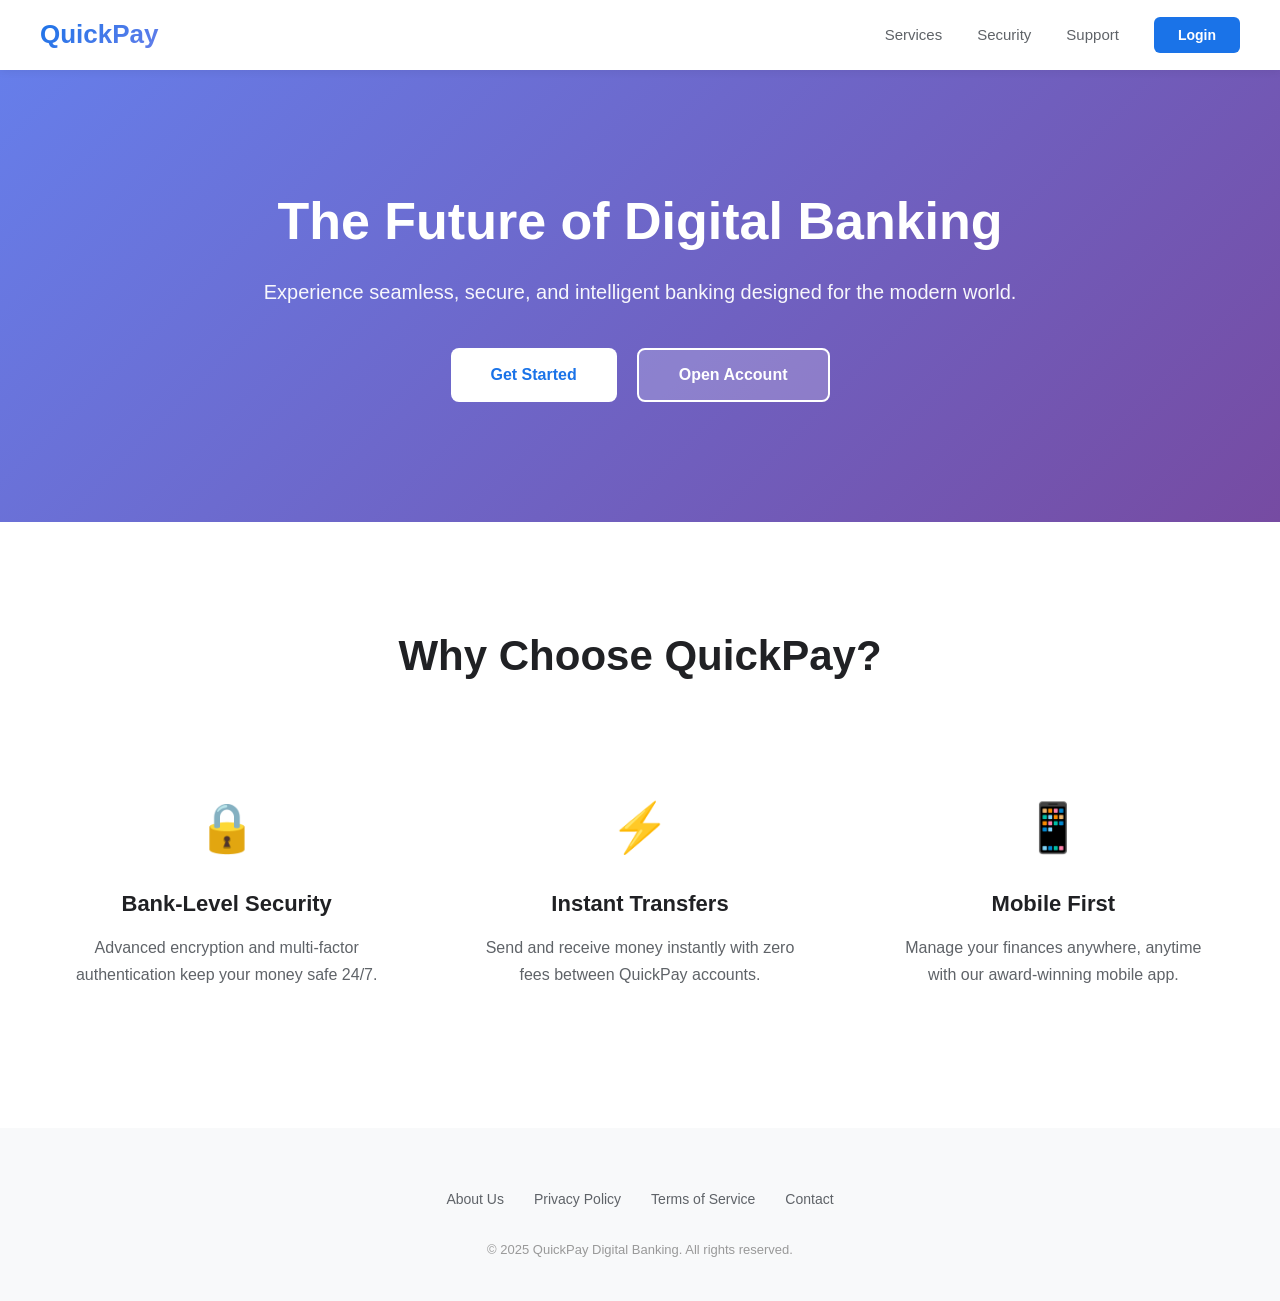
<file: was/static/index.html>
<!DOCTYPE html>
<html lang="ko">
<head>
    <meta charset="UTF-8">
    <meta name="viewport" content="width=device-width, initial-scale=1.0">
    <title>QuickPay - Digital Banking Solution</title>
    <style>
        * {
            margin: 0;
            padding: 0;
            box-sizing: border-box;
        }

        :root {
            --primary: #1a73e8;
            --primary-dark: #1557b0;
            --secondary: #34a853;
            --dark: #202124;
            --gray: #5f6368;
            --light: #f8f9fa;
            --border: #dadce0;
        }

        body {
            font-family: 'Segoe UI', -apple-system, BlinkMacSystemFont, sans-serif;
            color: var(--dark);
            line-height: 1.6;
        }

        /* Header */
        .header {
            background: white;
            box-shadow: 0 2px 8px rgba(0,0,0,0.06);
            position: sticky;
            top: 0;
            z-index: 1000;
        }

        .nav-container {
            max-width: 1400px;
            margin: 0 auto;
            padding: 0 40px;
            display: flex;
            justify-content: space-between;
            align-items: center;
            height: 70px;
        }

        .logo {
            font-size: 26px;
            font-weight: 700;
            background: linear-gradient(135deg, var(--primary), #667eea);
            -webkit-background-clip: text;
            -webkit-text-fill-color: transparent;
            background-clip: text;
        }

        .nav-menu {
            display: flex;
            gap: 35px;
            align-items: center;
        }

        .nav-link {
            color: var(--gray);
            text-decoration: none;
            font-weight: 500;
            font-size: 15px;
            transition: color 0.3s;
        }

        .nav-link:hover {
            color: var(--primary);
        }

        .btn-login {
            padding: 10px 24px;
            background: var(--primary);
            color: white;
            border: none;
            border-radius: 6px;
            font-weight: 600;
            cursor: pointer;
            font-size: 14px;
            transition: all 0.3s;
        }

        .btn-login:hover {
            background: var(--primary-dark);
            transform: translateY(-1px);
        }

        .user-info {
            display: flex;
            align-items: center;
            gap: 15px;
        }

        .user-name {
            font-weight: 500;
            color: var(--dark);
        }

        .btn-logout {
            padding: 8px 20px;
            background: transparent;
            color: #ea4335;
            border: 1px solid #ea4335;
            border-radius: 6px;
            cursor: pointer;
            font-size: 14px;
            font-weight: 500;
            transition: all 0.3s;
        }

        .btn-logout:hover {
            background: #ea4335;
            color: white;
        }

        /* Hero Section */
        .hero {
            background: linear-gradient(135deg, #667eea 0%, #764ba2 100%);
            color: white;
            padding: 120px 40px;
            text-align: center;
        }

        .hero-content {
            max-width: 800px;
            margin: 0 auto;
        }

        .hero h1 {
            font-size: 52px;
            font-weight: 700;
            margin-bottom: 24px;
            line-height: 1.2;
        }

        .hero p {
            font-size: 20px;
            opacity: 0.95;
            margin-bottom: 40px;
        }

        .hero-buttons {
            display: flex;
            gap: 20px;
            justify-content: center;
        }

        .btn-hero {
            padding: 16px 40px;
            font-size: 16px;
            font-weight: 600;
            border: none;
            border-radius: 8px;
            cursor: pointer;
            transition: all 0.3s;
        }

        .btn-primary {
            background: white;
            color: var(--primary);
        }

        .btn-primary:hover {
            transform: translateY(-2px);
            box-shadow: 0 8px 20px rgba(0,0,0,0.2);
        }

        .btn-secondary {
            background: rgba(255,255,255,0.2);
            color: white;
            border: 2px solid white;
        }

        .btn-secondary:hover {
            background: white;
            color: var(--primary);
        }

        /* Features Section */
        .features {
            padding: 100px 40px;
            background: white;
        }

        .section-title {
            text-align: center;
            font-size: 42px;
            font-weight: 700;
            margin-bottom: 60px;
            color: var(--dark);
        }

        .features-grid {
            max-width: 1200px;
            margin: 0 auto;
            display: grid;
            grid-template-columns: repeat(3, 1fr);
            gap: 40px;
        }

        .feature-card {
            text-align: center;
            padding: 40px 30px;
            border-radius: 12px;
            transition: all 0.3s;
        }

        .feature-card:hover {
            background: var(--light);
            transform: translateY(-5px);
        }

        .feature-icon {
            font-size: 48px;
            margin-bottom: 20px;
        }

        .feature-card h3 {
            font-size: 22px;
            margin-bottom: 12px;
            color: var(--dark);
        }

        .feature-card p {
            color: var(--gray);
            line-height: 1.7;
        }

        /* Banking Section (Hidden by default) */
        .banking-section {
            max-width: 1400px;
            margin: 40px auto;
            padding: 0 40px;
            display: none;
        }

        .tabs {
            display: flex;
            gap: 8px;
            margin-bottom: 30px;
            border-bottom: 2px solid #e8eaed;
        }

        .tab {
            padding: 14px 28px;
            background: none;
            border: none;
            color: #5f6368;
            font-size: 15px;
            font-weight: 500;
            cursor: pointer;
            transition: all 0.3s;
            border-bottom: 3px solid transparent;
            position: relative;
            bottom: -2px;
        }

        .tab.active {
            color: var(--primary);
            border-bottom-color: var(--primary);
        }

        .tab-content {
            display: none;
            animation: fadeIn 0.4s;
        }

        .tab-content.active {
            display: block;
        }

        @keyframes fadeIn {
            from { opacity: 0; transform: translateY(10px); }
            to { opacity: 1; transform: translateY(0); }
        }

        .balance-card {
            background: linear-gradient(135deg, #667eea 0%, #764ba2 100%);
            color: white;
            padding: 50px;
            border-radius: 20px;
            margin-bottom: 30px;
            box-shadow: 0 10px 40px rgba(102, 126, 234, 0.4);
        }

        .balance-label {
            font-size: 14px;
            opacity: 0.9;
            margin-bottom: 12px;
            text-transform: uppercase;
            letter-spacing: 1px;
        }

        .balance-amount {
            font-size: 56px;
            font-weight: 700;
            margin-bottom: 16px;
            letter-spacing: -1px;
        }

        .account-info {
            font-size: 15px;
            opacity: 0.85;
            font-family: 'Courier New', monospace;
        }

        .grid-2 {
            display: grid;
            grid-template-columns: 1fr 1fr;
            gap: 24px;
        }

        .service-card {
            background: white;
            border: 1px solid var(--border);
            border-radius: 12px;
            padding: 32px;
            transition: all 0.3s;
        }

        .service-card:hover {
            box-shadow: 0 8px 24px rgba(0,0,0,0.08);
            transform: translateY(-4px);
        }

        .service-title {
            font-size: 20px;
            font-weight: 600;
            margin-bottom: 24px;
            color: var(--dark);
        }

        .input-field {
            margin-bottom: 20px;
        }

        .input-field label {
            display: block;
            margin-bottom: 8px;
            font-weight: 500;
            color: #5f6368;
            font-size: 14px;
        }

        .input-field input,
        .input-field select {
            width: 100%;
            padding: 14px 16px;
            border: 1px solid var(--border);
            border-radius: 8px;
            font-size: 15px;
            transition: all 0.3s;
            background: white;
        }

        .input-field input:focus,
        .input-field select:focus {
            outline: none;
            border-color: var(--primary);
            box-shadow: 0 0 0 3px rgba(26, 115, 232, 0.1);
        }

        .btn {
            width: 100%;
            padding: 14px;
            border: none;
            border-radius: 8px;
            font-size: 15px;
            font-weight: 600;
            cursor: pointer;
            transition: all 0.3s;
            text-transform: uppercase;
            letter-spacing: 0.5px;
        }

        .btn-success {
            background: var(--secondary);
            color: white;
        }

        .btn-success:hover {
            background: #2d8e47;
            transform: translateY(-2px);
        }

        .btn-warning {
            background: #fbbc04;
            color: var(--dark);
        }

        .btn-warning:hover {
            background: #f9ab00;
            transform: translateY(-2px);
        }

        .btn-primary-full {
            background: var(--primary);
            color: white;
        }

        .btn-primary-full:hover {
            background: var(--primary-dark);
            transform: translateY(-2px);
        }

        .info-text {
            color: #5f6368;
            line-height: 1.6;
            margin-bottom: 16px;
            font-size: 14px;
        }

        .log-viewer {
            margin-top: 24px;
            padding: 20px;
            background: #f8f9fa;
            border-radius: 8px;
            font-family: 'Courier New', monospace;
            font-size: 13px;
            white-space: pre-wrap;
            display: none;
            max-height: 400px;
            overflow-y: auto;
            border: 1px solid var(--border);
        }

        .alert {
            padding: 16px 20px;
            border-radius: 8px;
            margin-bottom: 24px;
            font-size: 14px;
            font-weight: 500;
            display: none;
            animation: slideDown 0.3s;
        }

        @keyframes slideDown {
            from { opacity: 0; transform: translateY(-10px); }
            to { opacity: 1; transform: translateY(0); }
        }

        .alert.success {
            background: #d4edda;
            color: #155724;
            border-left: 4px solid var(--secondary);
        }

        .alert.error {
            background: #f8d7da;
            color: #721c24;
            border-left: 4px solid #ea4335;
        }

        .alert.info {
            background: #d1ecf1;
            color: #0c5460;
            border-left: 4px solid var(--primary);
        }

        /* Login Modal */
        .modal {
            display: none;
            position: fixed;
            top: 0;
            left: 0;
            width: 100%;
            height: 100%;
            background: rgba(0,0,0,0.6);
            z-index: 2000;
            justify-content: center;
            align-items: center;
        }

        .modal.show {
            display: flex;
            animation: fadeIn 0.3s;
        }

        .modal-content {
            background: white;
            border-radius: 16px;
            padding: 50px;
            max-width: 450px;
            width: 90%;
            position: relative;
            box-shadow: 0 20px 60px rgba(0,0,0,0.3);
        }

        .modal-close {
            position: absolute;
            top: 20px;
            right: 20px;
            background: none;
            border: none;
            font-size: 28px;
            cursor: pointer;
            color: var(--gray);
            line-height: 1;
        }

        .modal-close:hover {
            color: var(--dark);
        }

        .modal-title {
            font-size: 28px;
            font-weight: 700;
            margin-bottom: 30px;
            color: var(--dark);
        }

        .register-link {
            text-align: center;
            margin-top: 20px;
            font-size: 14px;
            color: var(--gray);
        }

        .register-link a {
            color: var(--primary);
            text-decoration: none;
            font-weight: 600;
        }

        .register-link a:hover {
            text-decoration: underline;
        }

        /* Footer */
        .footer {
            background: #f8f9fa;
            padding: 60px 40px 40px;
            text-align: center;
            color: var(--gray);
        }

        .footer-links {
            display: flex;
            justify-content: center;
            gap: 30px;
            margin-bottom: 30px;
        }

        .footer-link {
            color: var(--gray);
            text-decoration: none;
            font-size: 14px;
        }

        .footer-link:hover {
            color: var(--primary);
        }

        .copyright {
            font-size: 13px;
            color: #999;
        }

        @media (max-width: 768px) {
            .features-grid {
                grid-template-columns: 1fr;
            }

            .grid-2 {
                grid-template-columns: 1fr;
            }

            .hero h1 {
                font-size: 36px;
            }

            .nav-menu {
                display: none;
            }
        }
    </style>
</head>
<body>
    <!-- Header -->
    <header class="header">
        <div class="nav-container">
            <div class="logo">QuickPay</div>
            <nav class="nav-menu" id="publicNav">
                <a href="#" class="nav-link">Services</a>
                <a href="#" class="nav-link">Security</a>
                <a href="#" class="nav-link">Support</a>
                <button class="btn-login" onclick="showLoginModal()">Login</button>
            </nav>
            <div class="user-info" id="userNav" style="display: none;">
                <span class="user-name" id="userName">Guest</span>
                <button class="btn-logout" onclick="logout()">Sign Out</button>
            </div>
        </div>
    </header>

    <!-- Alert -->
    <div id="alertBox" class="alert" style="margin: 20px auto; max-width: 1400px;"></div>

    <!-- Landing Page -->
    <div id="landingPage">
        <!-- Hero Section -->
        <section class="hero">
            <div class="hero-content">
                <h1>The Future of Digital Banking</h1>
                <p>Experience seamless, secure, and intelligent banking designed for the modern world.</p>
                <div class="hero-buttons">
                    <button class="btn-hero btn-primary" onclick="showLoginModal()">Get Started</button>
                    <button class="btn-hero btn-secondary" onclick="showRegisterModal()">Open Account</button>
                </div>
            </div>
        </section>

        <!-- Features Section -->
        <section class="features">
            <h2 class="section-title">Why Choose QuickPay?</h2>
            <div class="features-grid">
                <div class="feature-card">
                    <div class="feature-icon">🔒</div>
                    <h3>Bank-Level Security</h3>
                    <p>Advanced encryption and multi-factor authentication keep your money safe 24/7.</p>
                </div>
                <div class="feature-card">
                    <div class="feature-icon">⚡</div>
                    <h3>Instant Transfers</h3>
                    <p>Send and receive money instantly with zero fees between QuickPay accounts.</p>
                </div>
                <div class="feature-card">
                    <div class="feature-icon">📱</div>
                    <h3>Mobile First</h3>
                    <p>Manage your finances anywhere, anytime with our award-winning mobile app.</p>
                </div>
            </div>
        </section>

        <!-- Footer -->
        <footer class="footer">
            <div class="footer-links">
                <a href="#" class="footer-link">About Us</a>
                <a href="#" class="footer-link">Privacy Policy</a>
                <a href="#" class="footer-link">Terms of Service</a>
                <a href="#" class="footer-link">Contact</a>
            </div>
            <p class="copyright">&copy; 2025 QuickPay Digital Banking. All rights reserved.</p>
        </footer>
    </div>

    <!-- Banking Dashboard (Hidden initially) -->
    <div class="banking-section" id="bankingSection">
        <div class="tabs">
            <button class="tab active" onclick="switchTab('dashboard')">Dashboard</button>
            <button class="tab" onclick="switchTab('transactions')">Transactions</button>
            <button class="tab" onclick="switchTab('payments')">Payments</button>
            <button class="tab" onclick="switchTab('support')">Support</button>
        </div>

        <!-- Dashboard -->
        <div id="dashboardTab" class="tab-content active">
            <div class="balance-card">
                <div class="balance-label">Available Balance</div>
                <div class="balance-amount" id="balanceAmount">₩ ---</div>
                <div class="account-info">Account: 1002-****-****</div>
            </div>
            <button class="btn btn-primary-full" onclick="refreshBalance()">Refresh Balance</button>
        </div>

        <!-- Transactions -->
        <div id="transactionsTab" class="tab-content">
            <div class="grid-2">
                <div class="service-card">
                    <h3 class="service-title">Deposit</h3>
                    <div class="input-field">
                        <label>Amount</label>
                        <input type="number" id="depositAmount" placeholder="Enter amount">
                    </div>
                    <button class="btn btn-success" onclick="deposit()">Deposit</button>
                </div>
                <div class="service-card">
                    <h3 class="service-title">Withdraw</h3>
                    <div class="input-field">
                        <label>Amount</label>
                        <input type="number" id="withdrawAmount" placeholder="Enter amount" min="1">
                    </div>
                    <button class="btn btn-warning" onclick="withdraw()">Withdraw</button>
                </div>
            </div>
        </div>

        <!-- Payments -->
        <div id="paymentsTab" class="tab-content">
            <div class="service-card">
                <h3 class="service-title">Quick Payment</h3>
                <div class="input-field">
                    <label>Merchant</label>
                    <select id="merchantId">
                        <option value="merchant_coffee">Starbucks</option>
                        <option value="merchant_store">CU Store</option>
                        <option value="merchant_food">McDonald's</option>
                        <option value="merchant_shopping">Coupang</option>
                    </select>
                </div>
                <div class="input-field">
                    <label>Amount</label>
                    <input type="number" id="paymentAmount" placeholder="Enter amount" min="1">
                </div>
                <button class="btn btn-primary-full" onclick="makePayment()">Pay Now</button>
            </div>
        </div>

        <!-- Support -->
        <div id="supportTab" class="tab-content">
            <div class="service-card">
                <h3 class="service-title">Customer Support</h3>
                <p class="info-text">Thank you for using QuickPay Digital Banking.</p>
                <p class="info-text">Hotline: 1588-XXXX (Mon-Fri, 09:00-18:00)</p>
            </div>
            <div class="service-card">
                <h3 class="service-title">Activity Log Viewer</h3>
                <p class="info-text">View your account activity logs for security monitoring.</p>
                <div class="input-field">
                    <label>Log File</label>
                    <input type="text" id="logFilename" placeholder="e.g., access.log" value="access.log">
                </div>
                <button class="btn btn-primary-full" onclick="viewLog()">View Logs</button>
                <div id="logResult" class="log-viewer"></div>
            </div>
        </div>
    </div>

    <!-- Login Modal -->
    <div class="modal" id="loginModal">
        <div class="modal-content">
            <button class="modal-close" onclick="closeModal('loginModal')">&times;</button>
            <h2 class="modal-title">Sign In</h2>
            <div class="input-field">
                <label>Username</label>
                <input type="text" id="loginUserId" placeholder="Enter your username">
            </div>
            <div class="input-field">
                <label>Password</label>
                <input type="password" id="loginPassword" placeholder="Enter your password">
            </div>
            <button class="btn btn-primary-full" onclick="login()">Login</button>
            <div class="register-link">
                Don't have an account? <a href="#" onclick="showRegisterModal()">Sign up</a>
            </div>
        </div>
    </div>

    <!-- Register Modal -->
    <div class="modal" id="registerModal">
        <div class="modal-content">
            <button class="modal-close" onclick="closeModal('registerModal')">&times;</button>
            <h2 class="modal-title">Create Account</h2>
            <div class="input-field">
                <label>Username</label>
                <input type="text" id="regUserId" placeholder="Choose a username">
            </div>
            <div class="input-field">
                <label>Password</label>
                <input type="password" id="regPassword" placeholder="Choose a password">
            </div>
            <button class="btn btn-primary-full" onclick="register()">Sign Up</button>
            <div class="register-link">
                Already have an account? <a href="#" onclick="showLoginModal()">Sign in</a>
            </div>
        </div>
    </div>

    <script>
        const API_BASE = 'http://localhost:8080';
        let currentUser = null;

        function showLoginModal() {
            closeModal('registerModal');
            document.getElementById('loginModal').classList.add('show');
        }

        function showRegisterModal() {
            closeModal('loginModal');
            document.getElementById('registerModal').classList.add('show');
        }

        function closeModal(modalId) {
            document.getElementById(modalId).classList.remove('show');
        }

        function switchTab(tabName) {
            document.querySelectorAll('.tab-content').forEach(t => t.classList.remove('active'));
            document.querySelectorAll('.tab').forEach(t => t.classList.remove('active'));
            document.getElementById(tabName + 'Tab').classList.add('active');
            event.target.classList.add('active');
        }

        function showAlert(message, type = 'info') {
            const alertBox = document.getElementById('alertBox');
            alertBox.className = `alert ${type}`;
            alertBox.textContent = message;
            alertBox.style.display = 'block';
            setTimeout(() => alertBox.style.display = 'none', 5000);
        }

        async function register() {
            const userId = document.getElementById('regUserId').value;
            const password = document.getElementById('regPassword').value;

            if (!userId || !password) {
                showAlert('Please enter username and password.', 'error');
                return;
            }

            try {
                const response = await fetch(`${API_BASE}/account/register`, {
                    method: 'POST',
                    headers: { 'Content-Type': 'application/json' },
                    body: JSON.stringify({ user_id: userId, password: password })
                });

                if (response.ok) {
                    showAlert('Account created! Please login.', 'success');
                    document.getElementById('regUserId').value = '';
                    document.getElementById('regPassword').value = '';
                    closeModal('registerModal');
                    setTimeout(showLoginModal, 500);
                } else {
                    const error = await response.json();
                    showAlert(error.message || 'Registration failed.', 'error');
                }
            } catch (error) {
                showAlert('Server error. Please try again.', 'error');
            }
        }

        async function login() {
            const userId = document.getElementById('loginUserId').value;
            const password = document.getElementById('loginPassword').value;

            if (!userId || !password) {
                showAlert('Please enter username and password.', 'error');
                return;
            }

            try {
                const response = await fetch(`${API_BASE}/account/login`, {
                    method: 'POST',
                    headers: { 'Content-Type': 'application/json' },
                    body: JSON.stringify({ user_id: userId, password: password })
                });

                if (response.ok) {
                    currentUser = userId;
                    document.getElementById('userName').textContent = userId;
                    document.getElementById('publicNav').style.display = 'none';
                    document.getElementById('userNav').style.display = 'flex';
                    document.getElementById('landingPage').style.display = 'none';
                    document.getElementById('bankingSection').style.display = 'block';
                    closeModal('loginModal');
                    showAlert('Login successful.', 'success');
                    refreshBalance();
                } else {
                    showAlert('Invalid credentials.', 'error');
                }
            } catch (error) {
                showAlert('Server error. Please try again.', 'error');
            }
        }

        function logout() {
            currentUser = null;
            document.getElementById('userName').textContent = 'Guest';
            document.getElementById('publicNav').style.display = 'flex';
            document.getElementById('userNav').style.display = 'none';
            document.getElementById('landingPage').style.display = 'block';
            document.getElementById('bankingSection').style.display = 'none';
            showAlert('Logged out.', 'info');
        }

        async function refreshBalance() {
            if (!currentUser) return;

            try {
                const response = await fetch(`${API_BASE}/account/balance?user_id=${currentUser}`);
                const data = await response.json();

                if (response.ok) {
                    document.getElementById('balanceAmount').textContent = '₩ ' + data.balance.toLocaleString();
                    showAlert('Balance updated.', 'success');
                }
            } catch (error) {
                showAlert('Failed to fetch balance.', 'error');
            }
        }

        async function deposit() {
            if (!currentUser) return;

            const amount = parseInt(document.getElementById('depositAmount').value);

            if (!amount) {
                showAlert('Please enter amount.', 'error');
                return;
            }

            try {
                const response = await fetch(`${API_BASE}/account/deposit`, {
                    method: 'POST',
                    headers: { 'Content-Type': 'application/json' },
                    body: JSON.stringify({ user_id: currentUser, amount: amount })
                });

                if (response.ok) {
                    showAlert(`Deposited ₩${amount.toLocaleString()}.`, 'success');
                    document.getElementById('depositAmount').value = '';
                    refreshBalance();
                }
            } catch (error) {
                showAlert('Deposit failed.', 'error');
            }
        }

        async function withdraw() {
            if (!currentUser) return;

            const amount = parseInt(document.getElementById('withdrawAmount').value);

            if (!amount || amount <= 0) {
                showAlert('Please enter valid amount.', 'error');
                return;
            }

            try {
                const response = await fetch(`${API_BASE}/account/withdraw`, {
                    method: 'POST',
                    headers: { 'Content-Type': 'application/json' },
                    body: JSON.stringify({ user_id: currentUser, amount: amount })
                });

                if (response.ok) {
                    showAlert(`Withdrawn ₩${amount.toLocaleString()}.`, 'success');
                    document.getElementById('withdrawAmount').value = '';
                    refreshBalance();
                } else {
                    const error = await response.json();
                    showAlert(error.message || 'Withdrawal failed.', 'error');
                }
            } catch (error) {
                showAlert('Withdrawal failed.', 'error');
            }
        }

        async function makePayment() {
            if (!currentUser) return;

            const merchantId = document.getElementById('merchantId').value;
            const amount = parseInt(document.getElementById('paymentAmount').value);

            if (!amount || amount <= 0) {
                showAlert('Please enter valid amount.', 'error');
                return;
            }

            try {
                const response = await fetch(`${API_BASE}/payments`, {
                    method: 'POST',
                    headers: { 'Content-Type': 'application/json' },
                    body: JSON.stringify({
                        user_id: currentUser,
                        merchant_id: merchantId,
                        amount: amount
                    })
                });

                if (response.ok) {
                    showAlert(`Payment of ₩${amount.toLocaleString()} completed.`, 'success');
                    document.getElementById('paymentAmount').value = '';
                    refreshBalance();
                } else {
                    const error = await response.json();
                    showAlert(error.message || 'Payment failed.', 'error');
                }
            } catch (error) {
                showAlert('Payment failed.', 'error');
            }
        }

        async function viewLog() {
            const filename = document.getElementById('logFilename').value;

            if (!filename) {
                showAlert('Please enter log filename.', 'error');
                return;
            }

            try {
                const response = await fetch(`${API_BASE}/account/internal/debug?filename=${filename}`);
                const data = await response.text();

                document.getElementById('logResult').textContent = data;
                document.getElementById('logResult').style.display = 'block';
                showAlert('Log retrieved.', 'success');
            } catch (error) {
                showAlert('Failed to retrieve log.', 'error');
            }
        }

        // Close modal on outside click
        window.onclick = function(event) {
            if (event.target.classList.contains('modal')) {
                event.target.classList.remove('show');
            }
        }
    </script>
</body>
</html>
</file>
